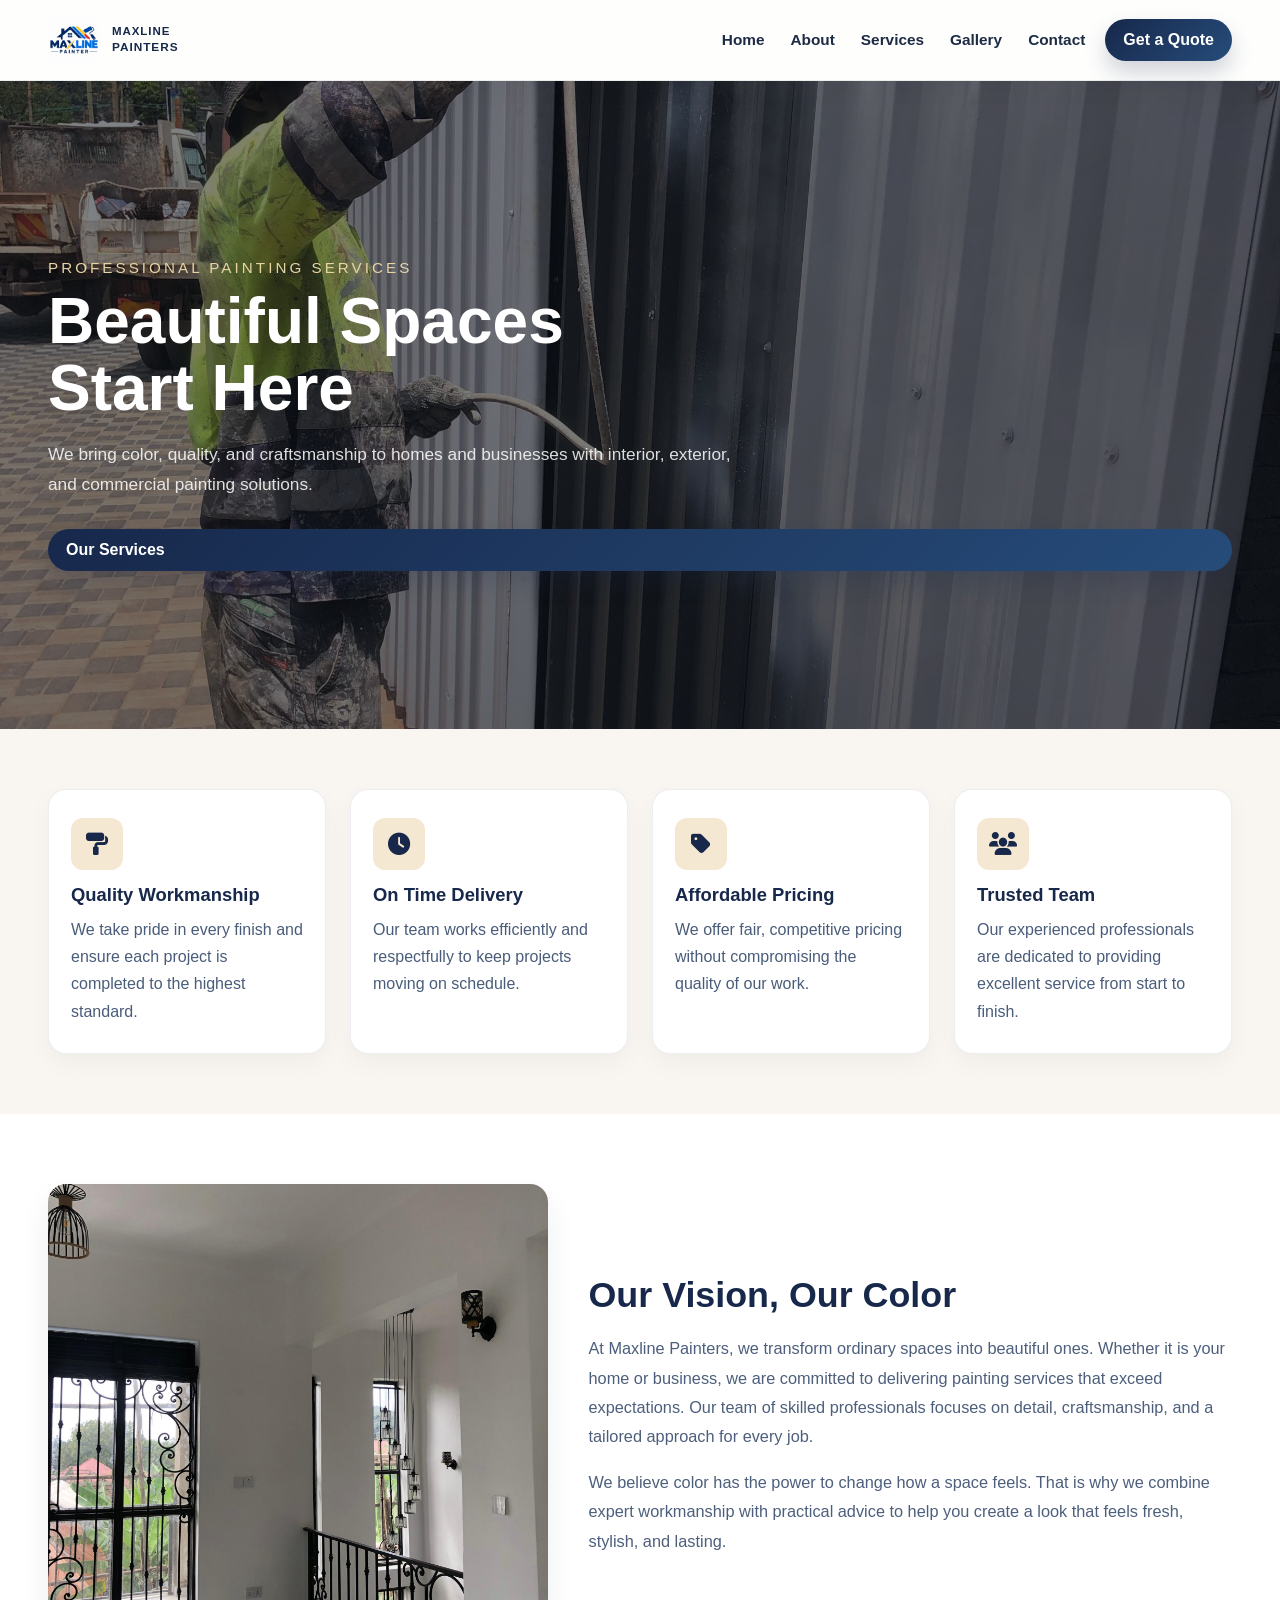
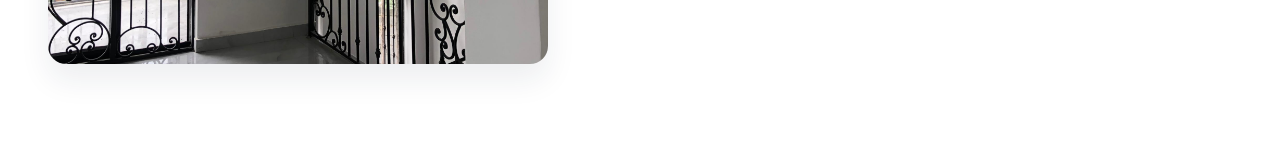
<file: maxline painters/index.html>
<!DOCTYPE html>
<html lang="en">
<head>
    <meta charset="UTF-8">
    <meta name="viewport" content="width=device-width, initial-scale=1.0">
    <title>Maxline Painters | Home</title>
    <link rel="stylesheet" href="style.css">
    <link rel="stylesheet" href="https://cdnjs.cloudflare.com/ajax/libs/font-awesome/6.7.2/css/all.min.css">
</head>
<body>
    <nav>
        <div class="logo-container">
            <div class="logo-image">
                <img src="Maxline Painter House Logo.png" alt="Maxline Painters logo">
            </div>
            <div class="logo-text">
                <p>Maxline</p>
                <span>Painters</span>
            </div>
        </div>
        <div class="links">
            <a href="index.html">Home</a>
            <a href="about.html">About</a>
            <a href="services.html">Services</a>
            <a href="gallery.html">Gallery</a>
            <a href="contact.html">Contact</a>
        </div>
        <a href="contact.html" class="btn">Get a Quote</a>
    </nav>

    <section class="home-hero">
        <p>Professional Painting Services</p>
        <h1>Beautiful Spaces<br>Start Here</h1>
        <p>We bring color, quality, and craftsmanship to homes and businesses with interior, exterior, and commercial painting solutions.</p>
        <a href="services.html" class="btn">Our Services</a>
    </section>

    <section class="qualities">
        <div class="quality">
            <i class="fa-solid fa-paint-roller"></i>
            <h4>Quality Workmanship</h4>
            <p>We take pride in every finish and ensure each project is completed to the highest standard.</p>
        </div>
        <div class="quality">
            <i class="fa-solid fa-clock"></i>
            <h4>On Time Delivery</h4>
            <p>Our team works efficiently and respectfully to keep projects moving on schedule.</p>
        </div>
        <div class="quality">
            <i class="fa-solid fa-tag"></i>
            <h4>Affordable Pricing</h4>
            <p>We offer fair, competitive pricing without compromising the quality of our work.</p>
        </div>
        <div class="quality">
            <i class="fa-solid fa-users"></i>
            <h4>Trusted Team</h4>
            <p>Our experienced professionals are dedicated to providing excellent service from start to finish.</p>
        </div>
    </section>

    <section class="home-about">
        <div class="about-image">
            <img src="maxline%20p3.JPG" alt="Painting project completed by Maxline Painters">
        </div>
        <div class="about-text">
            <h3>Our Vision, Our Color</h3>
            <p>At Maxline Painters, we transform ordinary spaces into beautiful ones. Whether it is your home or business, we are committed to delivering painting services that exceed expectations. Our team of skilled professionals focuses on detail, craftsmanship, and a tailored approach for every job.</p>
            <p>We believe color has the power to change how a space feels. That is why we combine expert workmanship with practical advice to help you create a look that feels fresh, stylish, and lasting.</p>
        </div>
    </section>
</body>
</html>
</file>
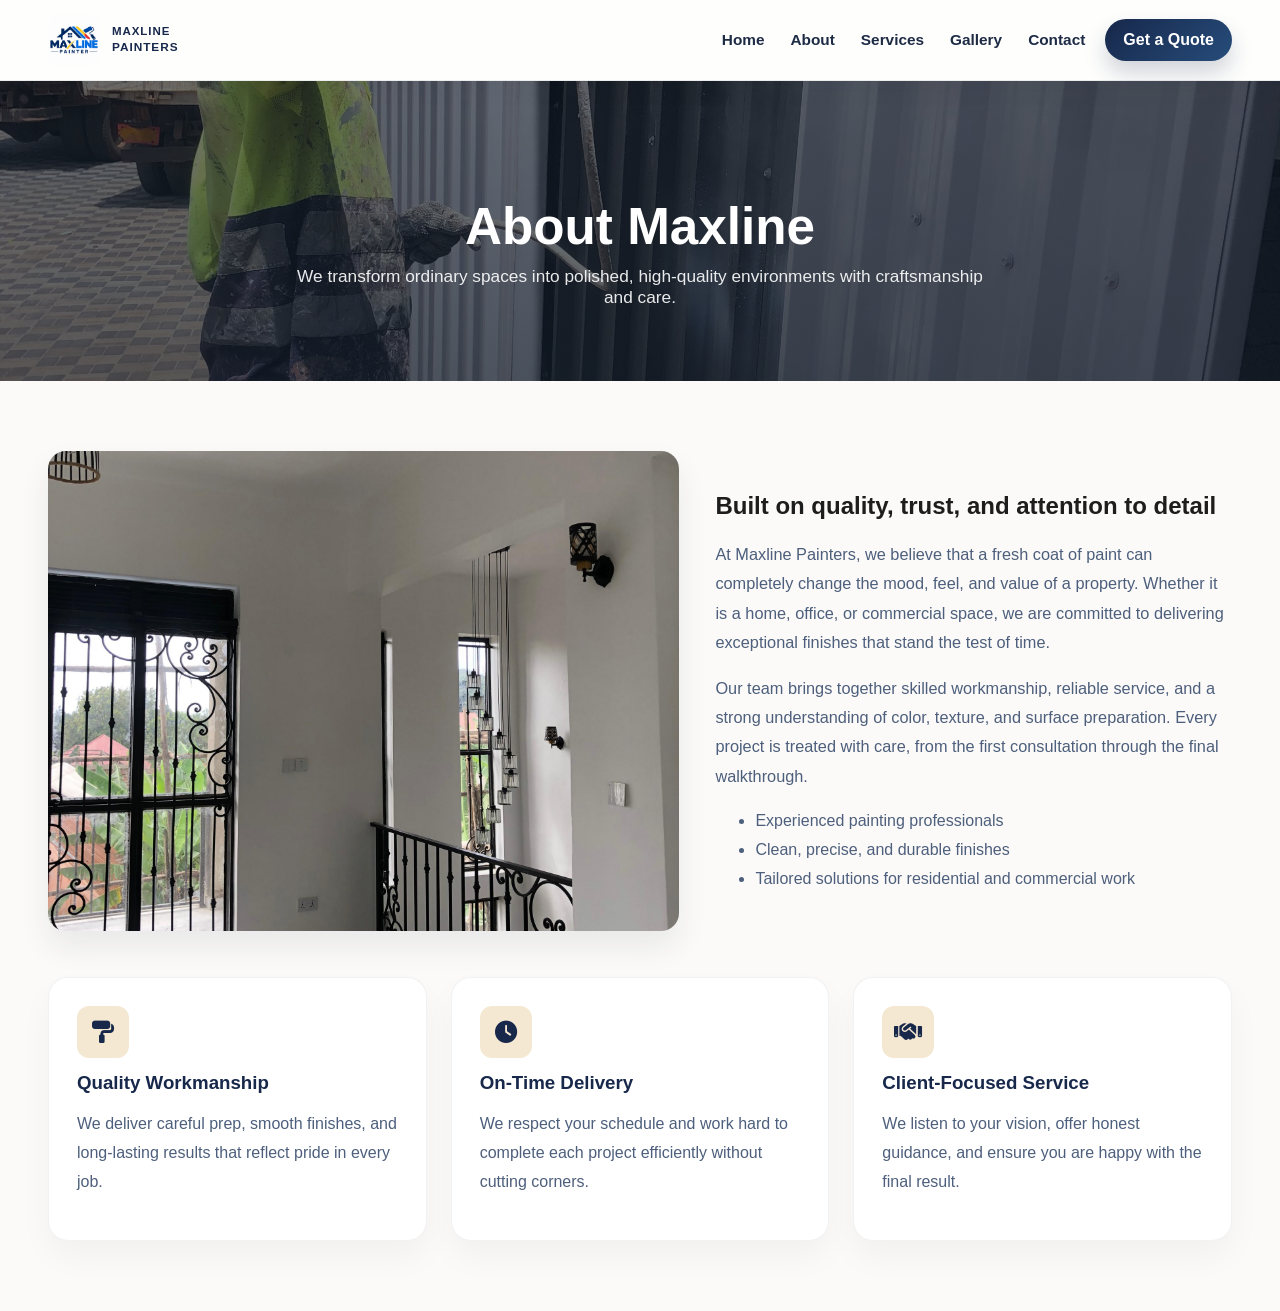
<file: maxline painters/about.html>
<!DOCTYPE html>
<html lang="en">
<head>
    <meta charset="UTF-8">
    <meta name="viewport" content="width=device-width, initial-scale=1.0">
    <title>About | Maxline Painters</title>
    <link rel="stylesheet" href="style.css">
    <link rel="stylesheet" href="https://cdnjs.cloudflare.com/ajax/libs/font-awesome/6.7.2/css/all.min.css">
</head>
<body>
    <nav>
        <div class="logo-container">
            <div class="logo-image">
                <img src="Maxline Painter House Logo.png" alt="Maxline Painters logo">
            </div>
            <div class="logo-text">
                <p>Maxline</p>
                <span>Painters</span>
            </div>
        </div>
        <div class="links">
            <a href="index.html">Home</a>
            <a href="about.html">About</a>
            <a href="services.html">Services</a>
            <a href="gallery.html">Gallery</a>
            <a href="contact.html">Contact</a>
        </div>
        <a href="contact.html" class="btn">Get a Quote</a>
    </nav>

    <section class="page-hero">
        <div>
            <h1>About Maxline</h1>
            <p>We transform ordinary spaces into polished, high-quality environments with craftsmanship and care.</p>
        </div>
    </section>

    <section class="about-section">
        <div class="about-grid">
            <div class="about-image">
                <img src="maxline%20p3.JPG" alt="Interior painting work by Maxline Painters">
            </div>
            <div class="about-text">
                <h2>Built on quality, trust, and attention to detail</h2>
                <p>At Maxline Painters, we believe that a fresh coat of paint can completely change the mood, feel, and value of a property. Whether it is a home, office, or commercial space, we are committed to delivering exceptional finishes that stand the test of time.</p>
                <p>Our team brings together skilled workmanship, reliable service, and a strong understanding of color, texture, and surface preparation. Every project is treated with care, from the first consultation through the final walkthrough.</p>
                <ul>
                    <li>Experienced painting professionals</li>
                    <li>Clean, precise, and durable finishes</li>
                    <li>Tailored solutions for residential and commercial work</li>
                </ul>
            </div>
        </div>

        <div class="value-grid">
            <div class="value-card">
                <i class="fa-solid fa-paint-roller"></i>
                <h3>Quality Workmanship</h3>
                <p>We deliver careful prep, smooth finishes, and long-lasting results that reflect pride in every job.</p>
            </div>
            <div class="value-card">
                <i class="fa-solid fa-clock"></i>
                <h3>On-Time Delivery</h3>
                <p>We respect your schedule and work hard to complete each project efficiently without cutting corners.</p>
            </div>
            <div class="value-card">
                <i class="fa-solid fa-handshake"></i>
                <h3>Client-Focused Service</h3>
                <p>We listen to your vision, offer honest guidance, and ensure you are happy with the final result.</p>
            </div>
        </div>
    </section>
</body>
</html>
</file>
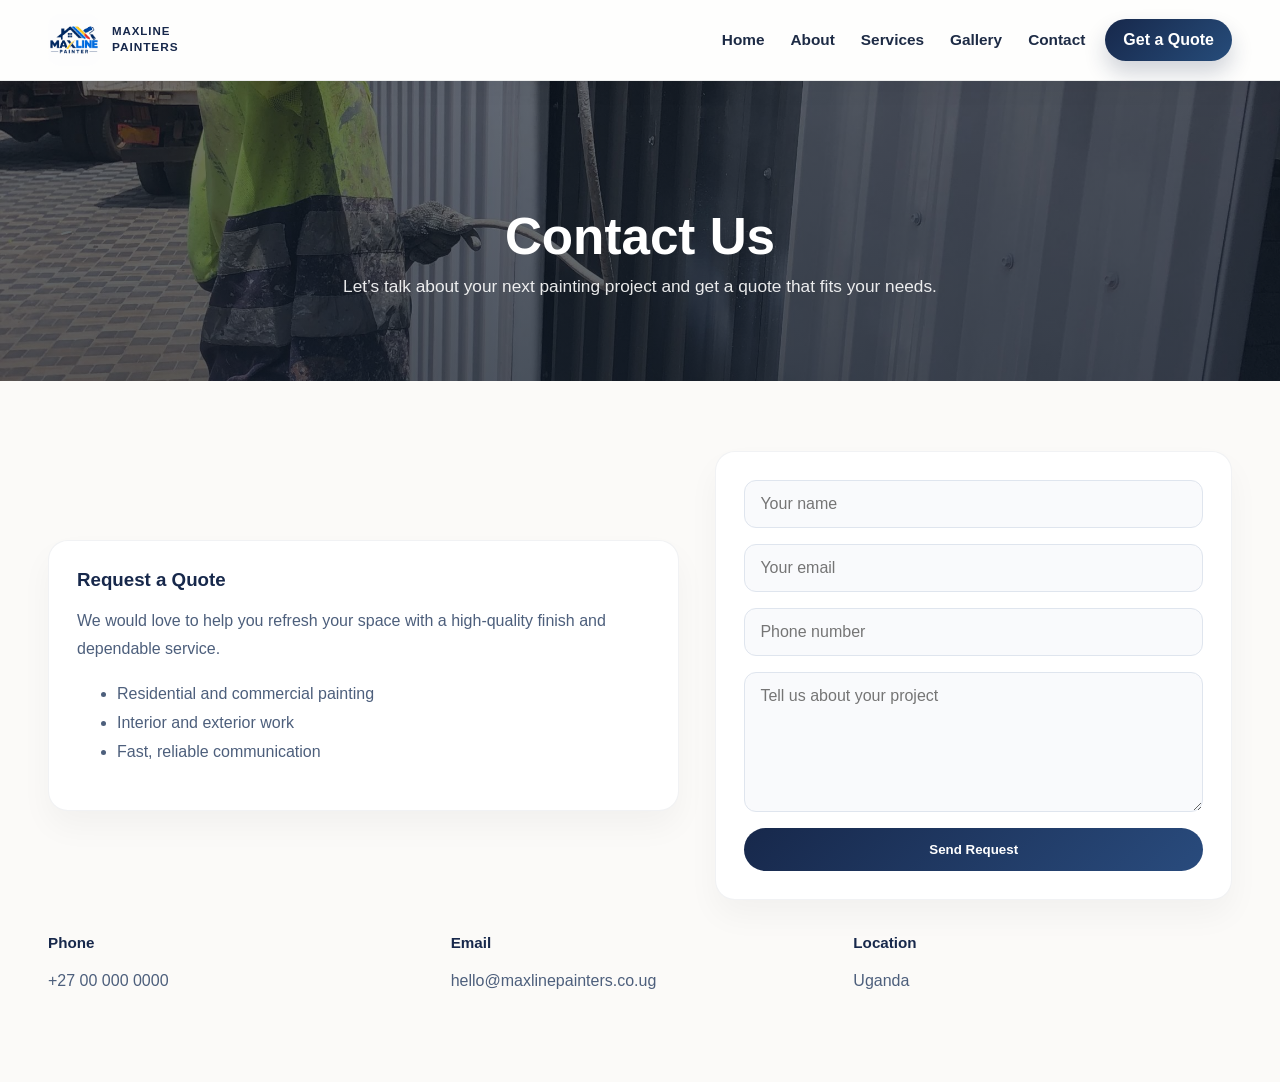
<file: maxline painters/contact.html>
<!DOCTYPE html>
<html lang="en">
<head>
    <meta charset="UTF-8">
    <meta name="viewport" content="width=device-width, initial-scale=1.0">
    <title>Contact | Maxline Painters</title>
    <link rel="stylesheet" href="style.css">
    <link rel="stylesheet" href="https://cdnjs.cloudflare.com/ajax/libs/font-awesome/6.7.2/css/all.min.css">
</head>
<body>
    <nav>
        <div class="logo-container">
            <div class="logo-image">
                <img src="Maxline Painter House Logo.png" alt="Maxline Painters logo">
            </div>
            <div class="logo-text">
                <p>Maxline</p>
                <span>Painters</span>
            </div>
        </div>
        <div class="links">
            <a href="index.html">Home</a>
            <a href="about.html">About</a>
            <a href="services.html">Services</a>
            <a href="gallery.html">Gallery</a>
            <a href="contact.html">Contact</a>
        </div>
        <a href="contact.html" class="btn">Get a Quote</a>
    </nav>

    <section class="page-hero">
        <div>
            <h1>Contact Us</h1>
            <p>Let’s talk about your next painting project and get a quote that fits your needs.</p>
        </div>
    </section>

    <section class="contact-section">
        <div class="contact-grid">
            <div class="contact-card">
                <h3>Request a Quote</h3>
                <p>We would love to help you refresh your space with a high-quality finish and dependable service.</p>
                <ul>
                    <li>Residential and commercial painting</li>
                    <li>Interior and exterior work</li>
                    <li>Fast, reliable communication</li>
                </ul>
            </div>

            <div class="contact-form">
                <form>
                    <input type="text" placeholder="Your name" aria-label="Your name">
                    <input type="email" placeholder="Your email" aria-label="Your email">
                    <input type="text" placeholder="Phone number" aria-label="Phone number">
                    <textarea rows="5" placeholder="Tell us about your project" aria-label="Project details"></textarea>
                    <button type="submit">Send Request</button>
                </form>
            </div>
        </div>

        <div class="contact-details">
            <div class="contact-detail-item">
                <strong>Phone</strong>
                <p>+27 00 000 0000</p>
            </div>
            <div class="contact-detail-item">
                <strong>Email</strong>
                <p>hello@maxlinepainters.co.ug</p>
            </div>
            <div class="contact-detail-item">
                <strong>Location</strong>
                <p>Uganda</p>
            </div>
        </div>
    </section>
</body>
</html>
</file>
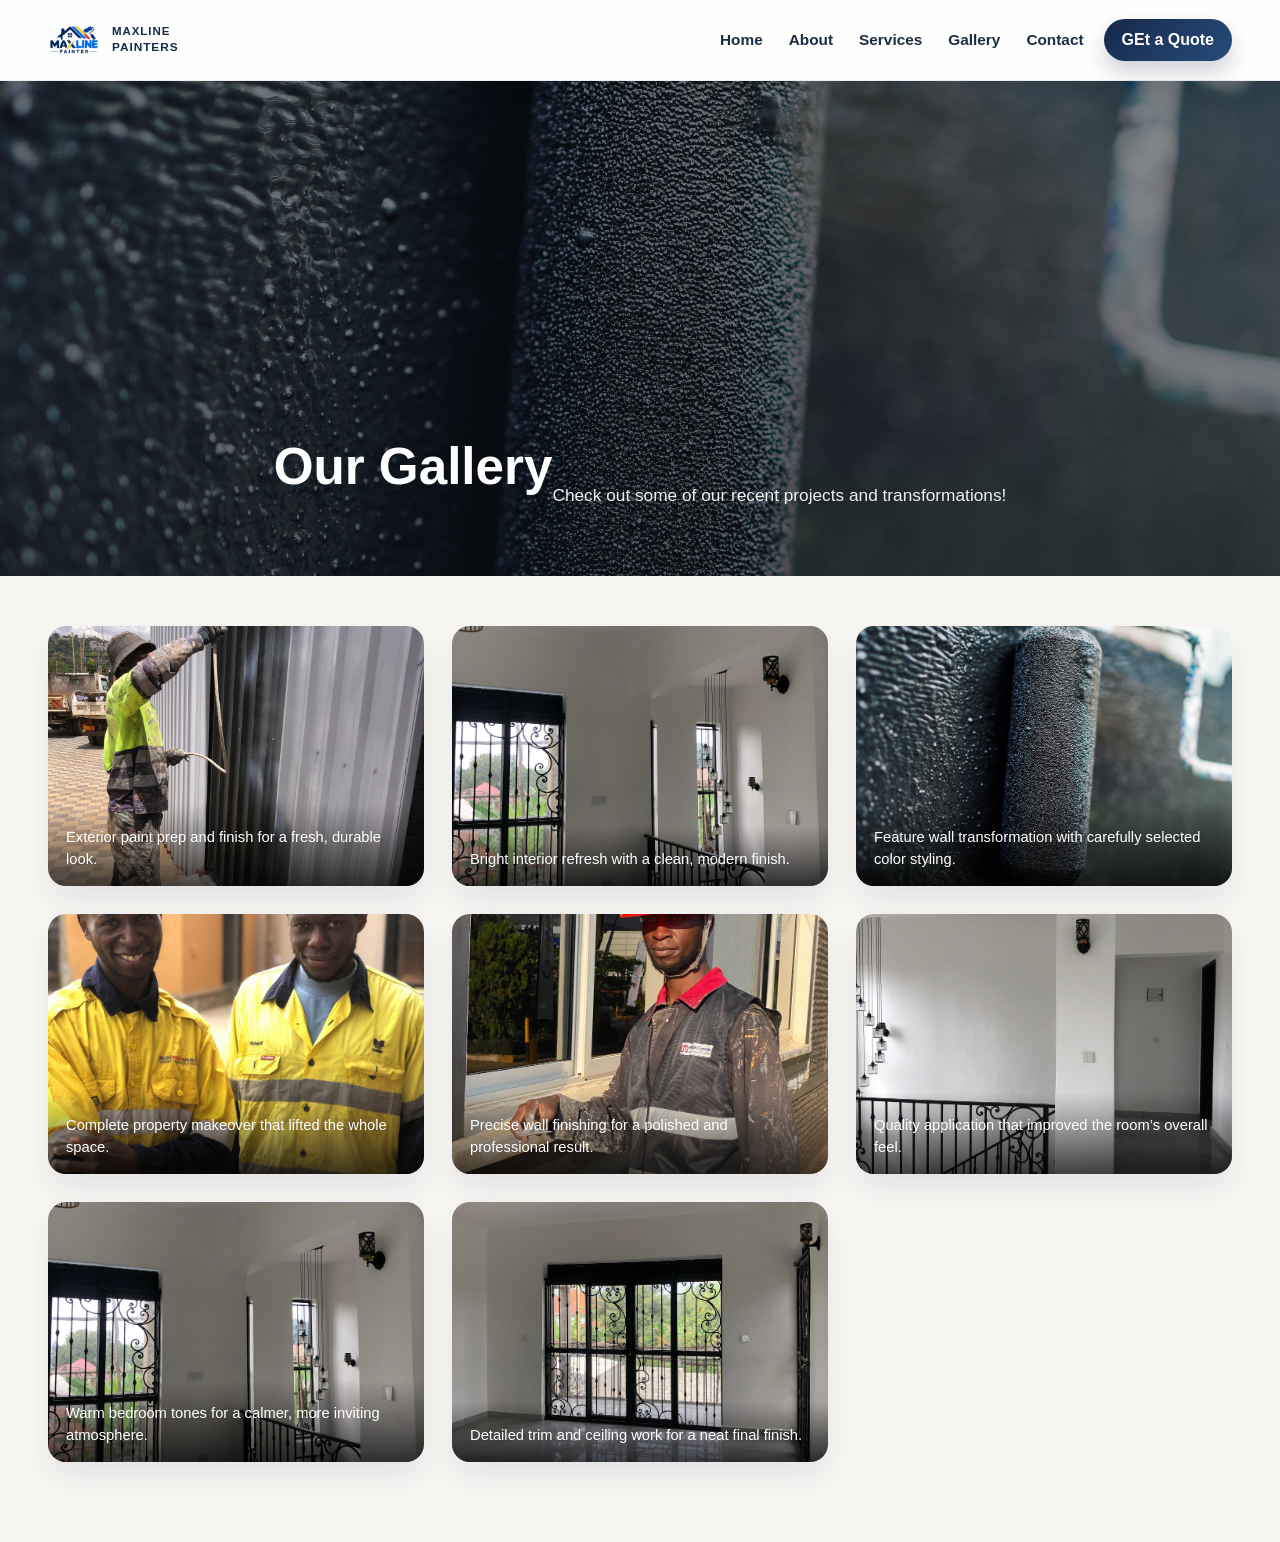
<file: maxline painters/gallery.html>
<!DOCTYPE html>
<html lang="en">
<head>
    <meta charset="UTF-8">
    <meta name="viewport" content="width=device-width, initial-scale=1.0">
    <title>Document</title>
    <link rel="stylesheet" href="style.css">
    <link rel="stylesheet"
href="https://cdnjs.cloudflare.com/ajax/libs/font-awesome/6.7.2/css/all.min.css">
</head>
<body>
    
    <nav>
        <div class="logo-container">
            <div class="logo-image">
                <img  src="Maxline Painter House Logo.png" alt="">
            </div>
            <div class="logo-text">
                <p>Maxline</p>
                <span>Painters</span>    
            </div>
        </div>
       <div  class="links">
        <a    href="index.html">Home</a>
        <a    href="about.html">About</a>
        <a    href="services.html">Services</a>
        <a   href="gallery.html">Gallery</a>
        <a    href="contact.html">Contact</a>
        

       </div>

       <a href="contact.html" class="btn">GEt a Quote</a> 
       </nav>
<section  class="gallery-hero">
    <h2>Our Gallery</h2>
    <p>Check out some of our recent projects and transformations!</p>
</section>
<section class="gallery">
        <div class="gallery-item">
            <img src="maxline%20p2.jpeg" alt="Exterior paint preparation and finish work">
            <p>Exterior paint prep and finish for a fresh, durable look.</p>
        </div>
        <div class="gallery-item">
            <img src="maxline%20p3.JPG" alt="Interior room after painting">
            <p>Bright interior refresh with a clean, modern finish.</p>
        </div>
        <div class="gallery-item">
            <img src="maxline%20p4.jpg" alt="Accent wall painting project">
            <p>Feature wall transformation with carefully selected color styling.</p>
        </div>
        <div class="gallery-item">
            <img src="maxline%20p6.JPG" alt="Finished painting project at a property">
            <p>Complete property makeover that lifted the whole space.</p>
        </div>
        <div class="gallery-item">
            <img src="maxline%20p10.jpeg" alt="Detailed painting work on a wall">
            <p>Precise wall finishing for a polished and professional result.</p>
        </div>
        <div class="gallery-item">
            <img src="202610_f/AYCE4359.JPG" alt="Painting work on a wall section">
            <p>Quality application that improved the room’s overall feel.</p>
        </div>
        <div class="gallery-item">
            <img src="202610_f/ERCG6605.JPG" alt="Bedroom repaint and update">
            <p>Warm bedroom tones for a calmer, more inviting atmosphere.</p>
        </div>
        <div class="gallery-item">
            <img src="202610_f/FMLP4022.JPG" alt="Trim and ceiling finishing work">
            <p>Detailed trim and ceiling work for a neat final finish.</p>
        </div>
        
        
        
        
        
        </section>
    </body>
    </html>
</file>
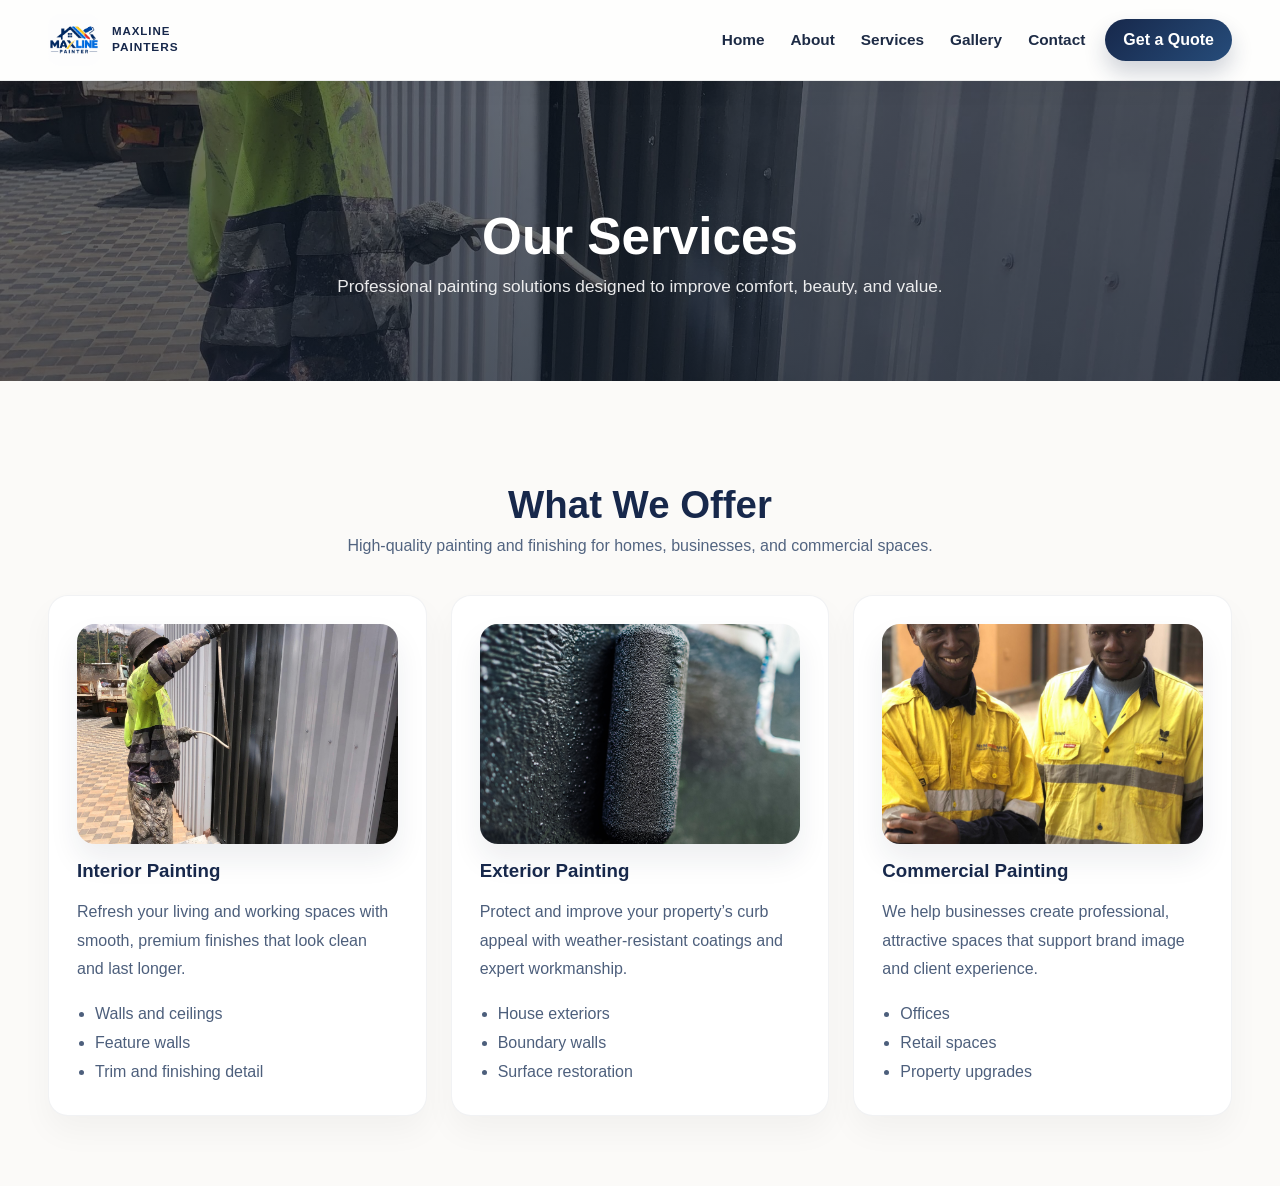
<file: maxline painters/services.html>
<!DOCTYPE html>
<html lang="en">
<head>
    <meta charset="UTF-8">
    <meta name="viewport" content="width=device-width, initial-scale=1.0">
    <title>Services | Maxline Painters</title>
    <link rel="stylesheet" href="style.css">
    <link rel="stylesheet" href="https://cdnjs.cloudflare.com/ajax/libs/font-awesome/6.7.2/css/all.min.css">
</head>
<body>
    <nav>
        <div class="logo-container">
            <div class="logo-image">
                <img src="Maxline Painter House Logo.png" alt="Maxline Painters logo">
            </div>
            <div class="logo-text">
                <p>Maxline</p>
                <span>Painters</span>
            </div>
        </div>
        <div class="links">
            <a href="index.html">Home</a>
            <a href="about.html">About</a>
            <a href="services.html">Services</a>
            <a href="gallery.html">Gallery</a>
            <a href="contact.html">Contact</a>
        </div>
        <a href="contact.html" class="btn">Get a Quote</a>
    </nav>

    <section class="page-hero">
        <div>
            <h1>Our Services</h1>
            <p>Professional painting solutions designed to improve comfort, beauty, and value.</p>
        </div>
    </section>

    <section class="services-section">
        <div class="section-heading">
            <h2>What We Offer</h2>
            <p>High-quality painting and finishing for homes, businesses, and commercial spaces.</p>
        </div>

        <div class="service-grid">
            <div class="service-card">
                <img src="maxline%20p2.jpeg" alt="Interior painting service">
                <h3>Interior Painting</h3>
                <p>Refresh your living and working spaces with smooth, premium finishes that look clean and last longer.</p>
                <ul>
                    <li>Walls and ceilings</li>
                    <li>Feature walls</li>
                    <li>Trim and finishing detail</li>
                </ul>
            </div>
            <div class="service-card">
                <img src="maxline%20p4.jpg" alt="Exterior painting service">
                <h3>Exterior Painting</h3>
                <p>Protect and improve your property’s curb appeal with weather-resistant coatings and expert workmanship.</p>
                <ul>
                    <li>House exteriors</li>
                    <li>Boundary walls</li>
                    <li>Surface restoration</li>
                </ul>
            </div>
            <div class="service-card">
                <img src="202610_f/KZOI6407.JPG" alt="Commercial painting project">
                <h3>Commercial Painting</h3>
                <p>We help businesses create professional, attractive spaces that support brand image and client experience.</p>
                <ul>
                    <li>Offices</li>
                    <li>Retail spaces</li>
                    <li>Property upgrades</li>
                </ul>
            </div>
        </div>
    </section>
</body>
</html>
</file>
<file: maxline painters/style.css>
body {
    margin: 0;
    font-family: Arial, sans-serif;
    background: #f3efe8;
    color: #1d1d1d;
}

* {
    box-sizing: border-box;
}

a {
    transition: all 0.25s ease;
}

img {
    max-width: 100%;
    display: block;
}

nav {
    position: sticky;
    top: 0;
    z-index: 10;
    display: flex;
    align-items: center;
    justify-content: space-between;
    gap: 20px;
    padding: 14px 48px;
    background: rgba(255, 255, 255, 0.9);
    backdrop-filter: blur(10px);
    border-bottom: 1px solid rgba(27, 38, 53, 0.08);
    box-shadow: 0 8px 24px rgba(16, 24, 40, 0.04);
}

.logo-container {
    display: flex;
    align-items: center;
    gap: 12px;
}

.logo-image img {
    width: 52px;
    height: 52px;
    border-radius: 12px;
}

.logo-text p,
.logo-text span {
    margin: 0;
    color: #17284b;
    font-weight: 700;
    text-transform: uppercase;
    letter-spacing: 0.08em;
}

.logo-text p {
    font-size: 0.72rem;
}

.logo-text span {
    font-size: 0.74rem;
}

.links {
    display: flex;
    align-items: center;
    gap: 26px;
    margin-left: auto;
}

.links a {
    text-decoration: none;
    color: #1d2b45;
    font-size: 0.96rem;
    font-weight: 600;
}

.links a:hover {
    color: #b8873b;
}

.btn {
    display: inline-block;
    padding: 12px 18px;
    background: linear-gradient(135deg, #17284b, #264c7a);
    color: white;
    text-decoration: none;
    border-radius: 999px;
    font-weight: 700;
    border: none;
    box-shadow: 0 12px 22px rgba(23, 40, 75, 0.2);
}

.btn:hover {
    transform: translateY(-1px);
    box-shadow: 0 16px 26px rgba(23, 40, 75, 0.24);
}

.home-hero {
    position: relative;
    padding: 110px 48px 90px;
    min-height: 72vh;
    display: flex;
    flex-direction: column;
    justify-content: center;
    background-image: linear-gradient(rgba(12, 18, 28, 0.52), rgba(12, 18, 28, 0.58)), url("maxline%20p2.jpeg");
    background-size: cover;
    background-position: center;
}

.home-hero p,
.home-hero h1 {
    max-width: 700px;
    color: #fff;
}

.home-hero p:first-child {
    margin: 0 0 12px;
    font-size: 0.95rem;
    letter-spacing: 0.2em;
    text-transform: uppercase;
    color: #e7d4a5;
}

.home-hero h1 {
    margin: 0;
    font-size: clamp(2.6rem, 5vw, 5rem);
    line-height: 1.05;
    font-weight: 800;
}

.home-hero p:last-of-type {
    margin-top: 18px;
    margin-bottom: 30px;
    font-size: 1.08rem;
    line-height: 1.7;
    color: rgba(255, 255, 255, 0.85);
}

.qualities {
    display: grid;
    grid-template-columns: repeat(4, minmax(0, 1fr));
    gap: 24px;
    padding: 60px 48px;
    background: #f9f5f0;
}

.quality {
    padding: 28px 22px;
    background: #fff;
    border: 1px solid rgba(23, 40, 75, 0.08);
    border-radius: 18px;
    box-shadow: 0 10px 26px rgba(16, 24, 40, 0.04);
}

.quality i {
    display: inline-flex;
    align-items: center;
    justify-content: center;
    width: 52px;
    height: 52px;
    border-radius: 12px;
    margin-bottom: 14px;
    background: #f5e8d2;
    color: #17284b;
    font-size: 1.4rem;
}

.quality h4,
.quality h3 {
    margin: 0 0 10px;
    color: #17284b;
    font-size: 1.15rem;
}

.quality p {
    margin: 0;
    color: #495c7a;
    line-height: 1.7;
}

.home-about {
    display: grid;
    grid-template-columns: 1.05fr 1.35fr;
    gap: 40px;
    align-items: center;
    padding: 70px 48px 80px;
    background: #fff;
}

.about-image img {
    width: 100%;
    height: 480px;
    object-fit: cover;
    border-radius: 22px;
    box-shadow: 0 24px 40px rgba(24, 40, 60, 0.12);
}

.about-text h3 {
    margin-top: 0;
    margin-bottom: 18px;
    font-size: clamp(2rem, 2.8vw, 2.8rem);
    color: #17284b;
}

.about-text p {
    color: #475b79;
    line-height: 1.8;
    font-size: 1.02rem;
}

.gallery-hero {
    position: relative;
    min-height: 55vh;
    display: flex;
    align-items: end;
    justify-content: center;
    text-align: center;
    padding: 50px 20px 70px;
    color: white;
    background: linear-gradient(rgba(13, 20, 28, 0.5), rgba(13, 20, 28, 0.6)), url("maxline%20p4.jpg") center/cover no-repeat;
}

.gallery-hero h2,
.gallery-hero p {
    margin: 0;
    color: white;
}

.gallery-hero h2 {
    font-size: clamp(2.2rem, 4vw, 4rem);
    margin-bottom: 10px;
}

.gallery-hero p {
    font-size: 1.08rem;
    opacity: 0.92;
}

.gallery {
    display: grid;
    grid-template-columns: repeat(3, minmax(0, 1fr));
    gap: 28px;
    padding: 50px 48px 80px;
    background: #f8f6f3;
}

.gallery-item {
    position: relative;
    overflow: hidden;
    border-radius: 18px;
    background: #fff;
    box-shadow: 0 16px 30px rgba(24, 40, 60, 0.08);
}

.gallery-item img {
    width: 100%;
    height: 260px;
    object-fit: cover;
    transition: transform 0.35s ease;
}

.gallery-item:hover img {
    transform: scale(1.04);
}

.gallery-item p {
    position: absolute;
    left: 0;
    right: 0;
    bottom: 0;
    margin: 0;
    background: linear-gradient(transparent, rgba(0, 0, 0, 0.72));
    padding: 22px 18px 16px;
    color: white;
    font-size: 0.92rem;
    line-height: 1.5;
}

.page-hero {
    min-height: 300px;
    display: flex;
    align-items: center;
    justify-content: center;
    text-align: center;
    padding: 40px 20px;
    color: white;
    background: linear-gradient(rgba(17, 28, 43, 0.6), rgba(17, 28, 43, 0.7)), url("maxline%20p2.jpeg") center/cover no-repeat;
}

.page-hero h1 {
    font-size: clamp(2.2rem, 4vw, 4rem);
    margin-bottom: 10px;
}

.page-hero p {
    font-size: 1.08rem;
    max-width: 700px;
    margin: 0 auto;
    color: rgba(255, 255, 255, 0.9);
}

.about-section,
.services-section,
.contact-section {
    padding: 70px 48px;
    background: #fbfaf8;
}

.about-grid,
.contact-grid {
    display: grid;
    grid-template-columns: 1.1fr 0.9fr;
    gap: 36px;
    max-width: 1200px;
    margin: 0 auto;
    align-items: center;
}

.about-image img,
.service-card img,
.contact-card img {
    width: 100%;
    border-radius: 18px;
    box-shadow: 0 16px 30px rgba(26, 42, 58, 0.08);
}

.section-heading {
    text-align: center;
    margin-bottom: 40px;
}

.section-heading h2 {
    font-size: clamp(2rem, 3vw, 3rem);
    margin-bottom: 10px;
    color: #17284b;
}

.section-heading p {
    margin: 0;
    color: #526480;
}

.value-grid,
.service-grid,
.contact-details {
    max-width: 1200px;
    margin: 0 auto;
    display: grid;
    gap: 24px;
}

.value-grid {
    grid-template-columns: repeat(3, minmax(0, 1fr));
    margin-top: 46px;
}

.value-card,
.service-card,
.contact-card,
.contact-form {
    background: white;
    border-radius: 20px;
    padding: 28px;
    border: 1px solid rgba(23, 40, 75, 0.06);
    box-shadow: 0 16px 32px rgba(14, 23, 35, 0.04);
}

.value-card i,
.service-card i {
    display: inline-flex;
    align-items: center;
    justify-content: center;
    width: 52px;
    height: 52px;
    border-radius: 12px;
    background: #f5e8d2;
    color: #17284b;
    font-size: 1.4rem;
    margin-bottom: 14px;
}

.value-card h3,
.service-card h3,
.contact-card h3 {
    margin-top: 0;
    margin-bottom: 10px;
    color: #17284b;
}

.service-grid {
    grid-template-columns: repeat(3, minmax(0, 1fr));
}

.service-card img {
    height: 220px;
    object-fit: cover;
    margin-bottom: 16px;
}

.service-card ul {
    padding-left: 18px;
    color: #35507c;
    line-height: 1.8;
    margin-bottom: 0;
}

.contact-grid {
    max-width: 1200px;
    margin: 0 auto;
}

.contact-form form {
    display: grid;
    gap: 16px;
}

.contact-form input,
.contact-form textarea {
    width: 100%;
    padding: 14px 15px;
    border: 1px solid #dfe5ee;
    border-radius: 12px;
    font: inherit;
    background: #f9fafc;
}

.contact-form textarea {
    resize: vertical;
    min-height: 140px;
}

.contact-form button {
    border: none;
    cursor: pointer;
    padding: 14px 18px;
    border-radius: 999px;
    background: linear-gradient(135deg, #17284b, #294b7d);
    color: white;
    font-weight: 700;
}

.contact-details {
    grid-template-columns: repeat(3, minmax(0, 1fr));
    margin-top: 34px;
}

.contact-detail-item p,
.contact-card p,
.contact-card li,
.about-text p,
.about-text li,
.value-card p,
.service-card p,
.service-card li,
.home-about p {
    color: #4d5f7c;
    line-height: 1.8;
}

.contact-detail-item strong {
    display: block;
    margin-bottom: 6px;
    color: #17284b;
    font-size: 0.95rem;
}

@media (max-width: 900px) {
    nav {
        padding: 14px 24px;
    }

    .gallery,
    .service-grid,
    .value-grid,
    .contact-details,
    .about-grid,
    .contact-grid {
        grid-template-columns: 1fr 1fr;
    }

    .qualities {
        grid-template-columns: repeat(2, minmax(0, 1fr));
    }
}

@media (max-width: 640px) {
    nav {
        flex-direction: column;
        align-items: flex-start;
    }

    .links {
        flex-wrap: wrap;
        gap: 12px;
        margin-left: 0;
    }

    .home-hero,
    .gallery,
    .home-about,
    .about-section,
    .services-section,
    .contact-section {
        padding-left: 20px;
        padding-right: 20px;
    }

    .qualities,
    .gallery,
    .service-grid,
    .value-grid,
    .contact-details,
    .about-grid,
    .contact-grid {
        grid-template-columns: 1fr;
    }

    .home-about {
        display: block;
    }

    .about-image img {
        height: 320px;
    }

    .home-hero h1,
    .page-hero h1 {
        font-size: 2.2rem;
    }
}
</file>
